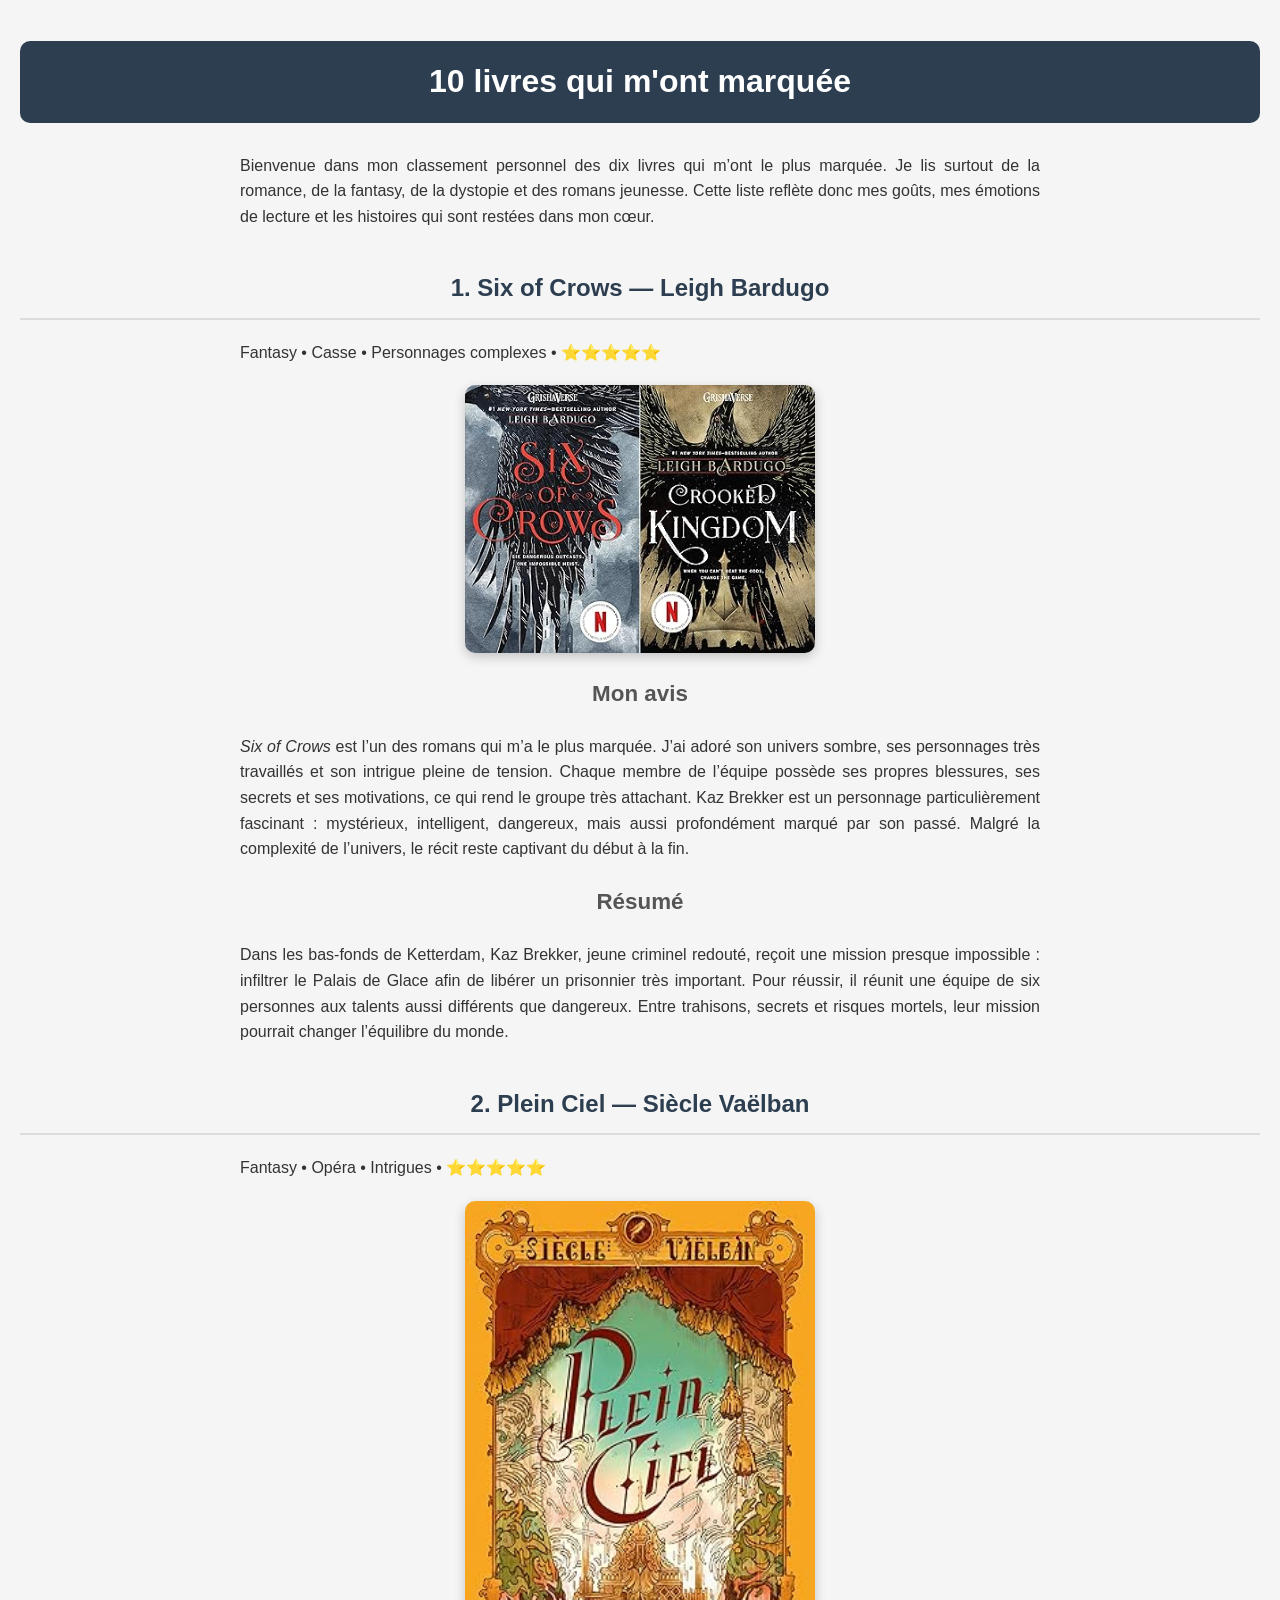
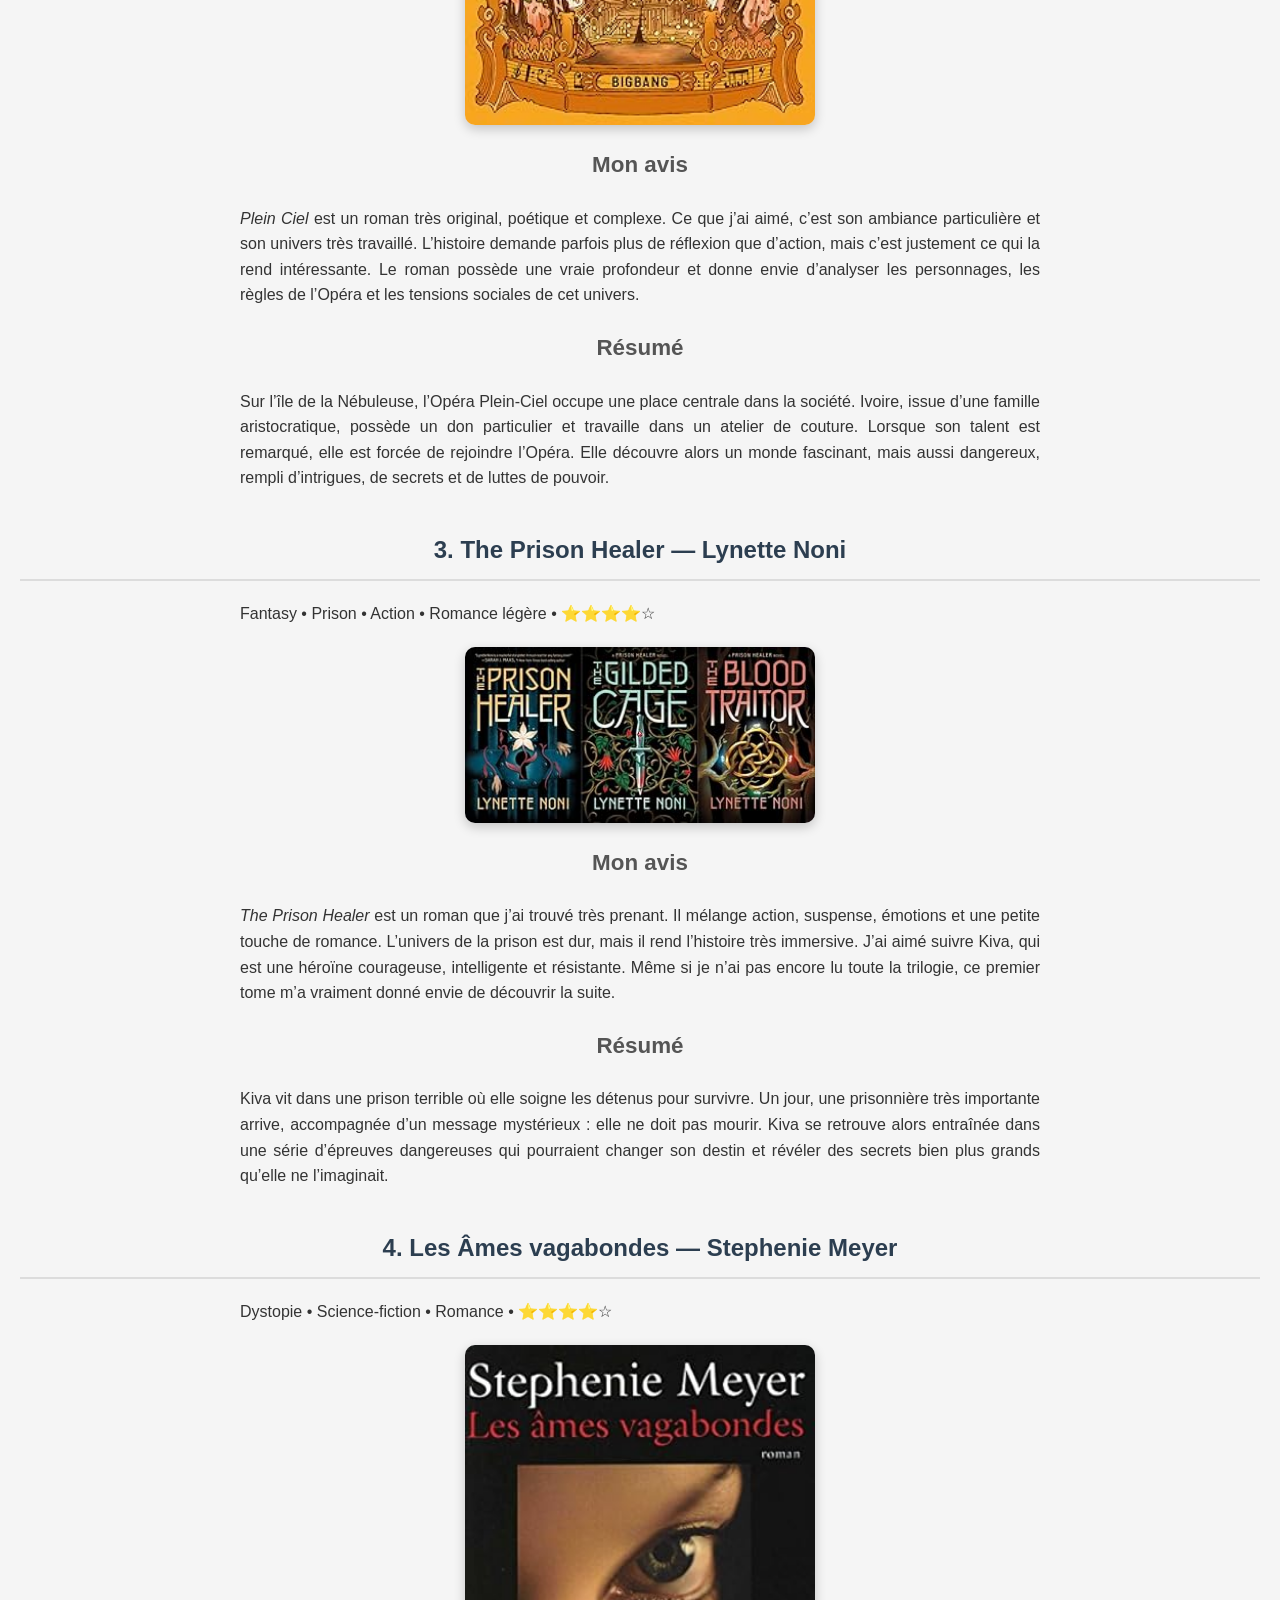
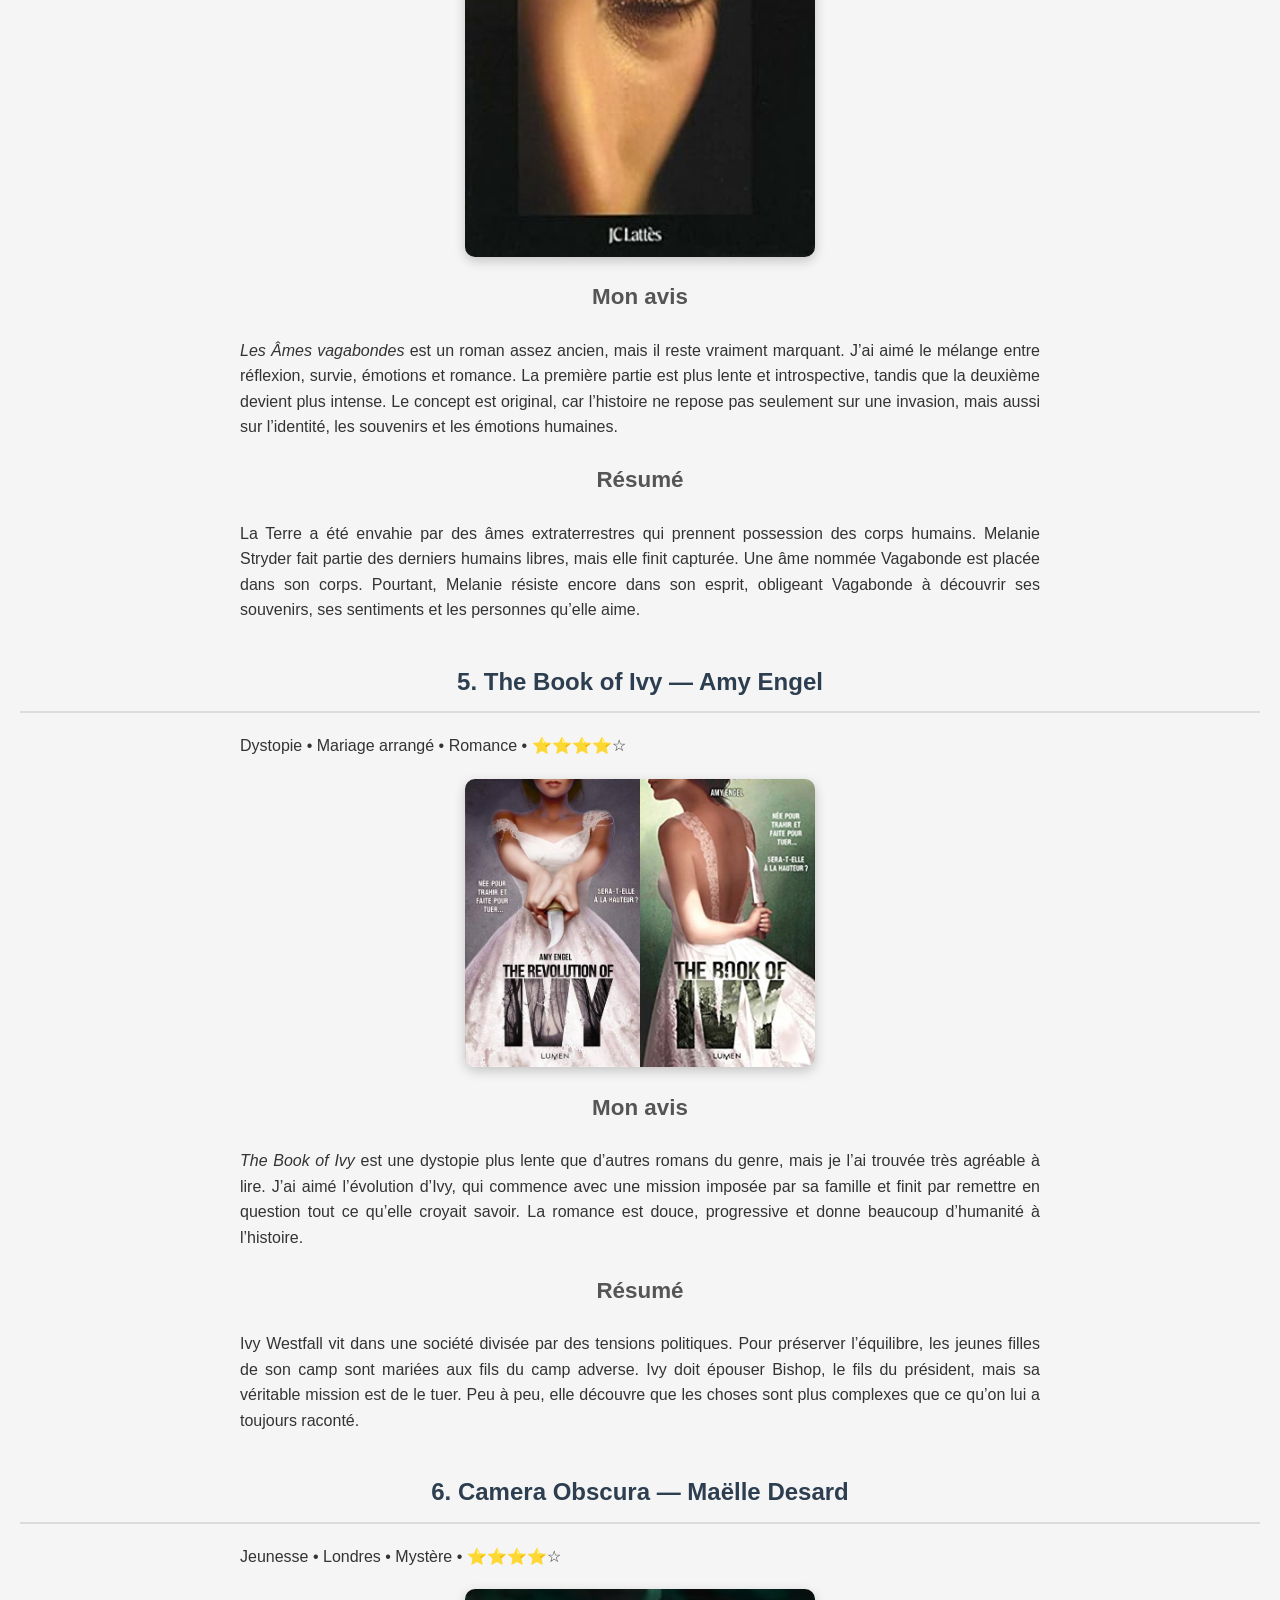
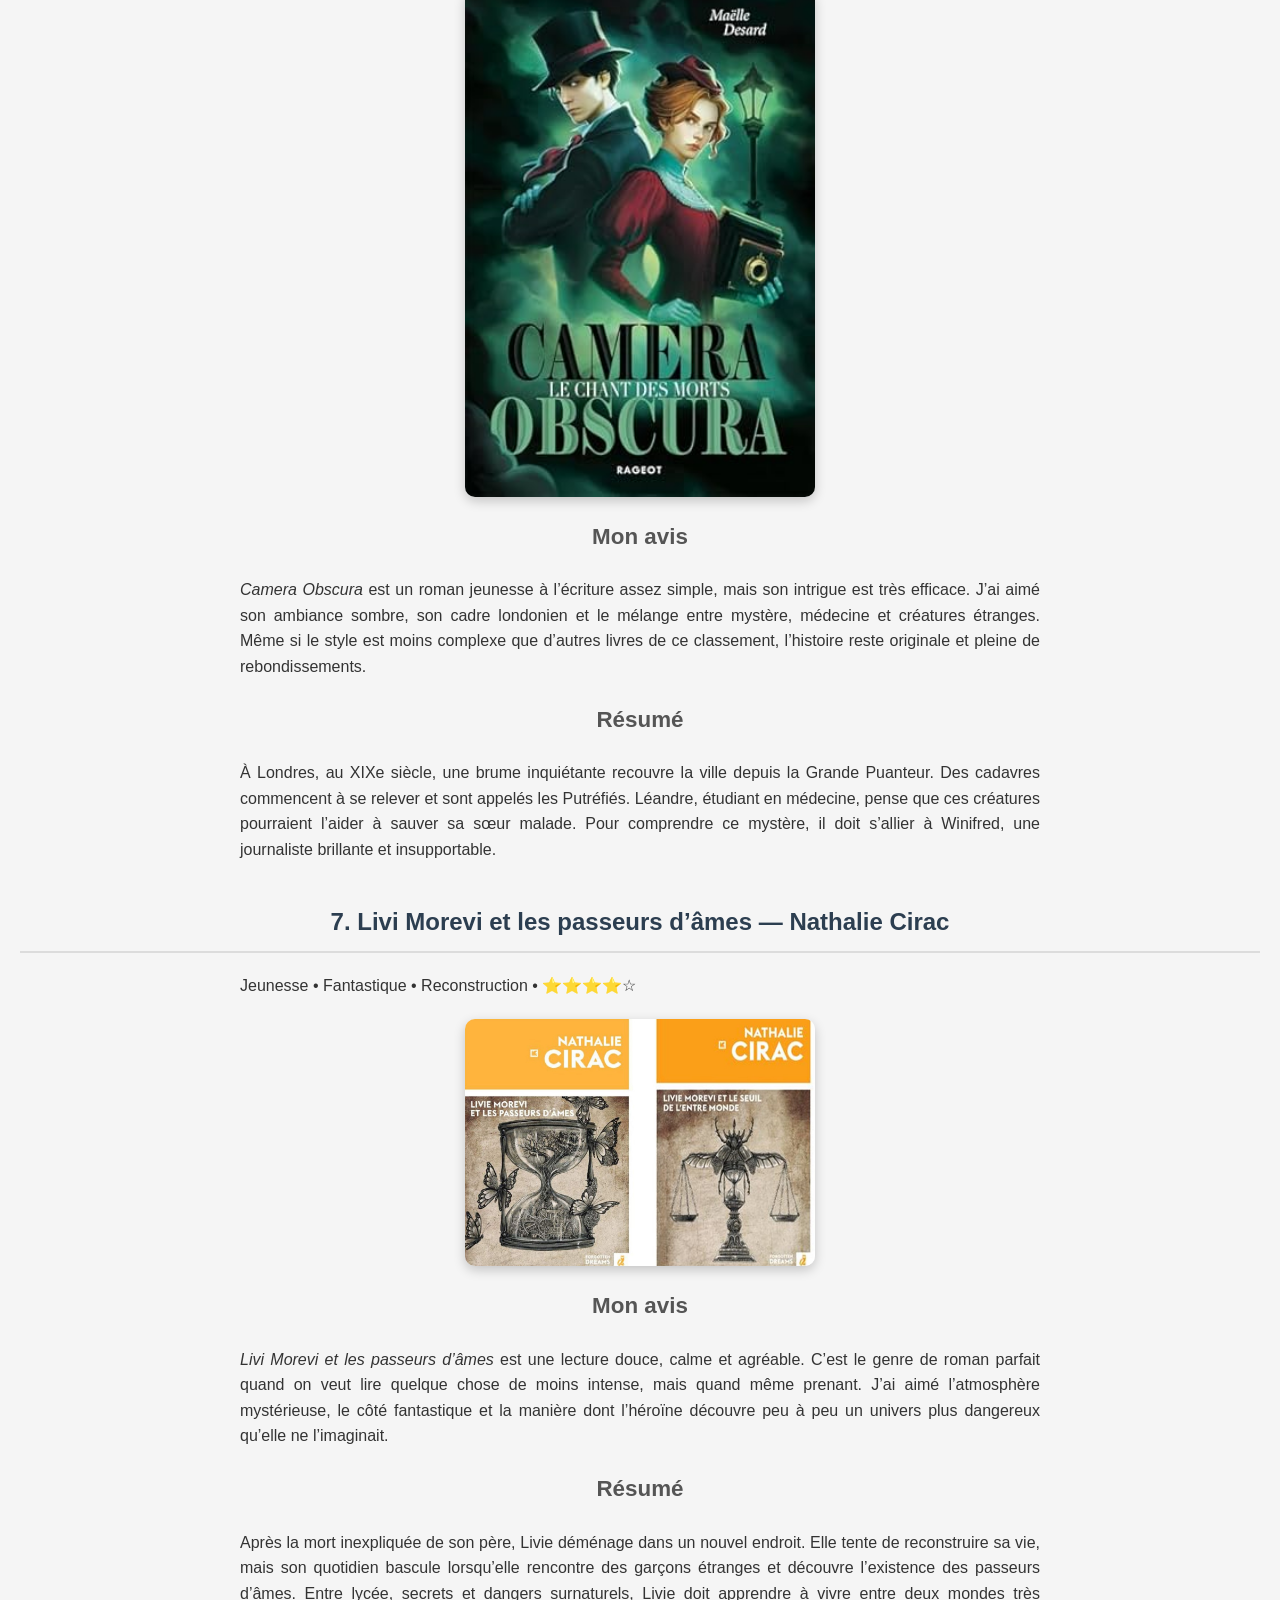
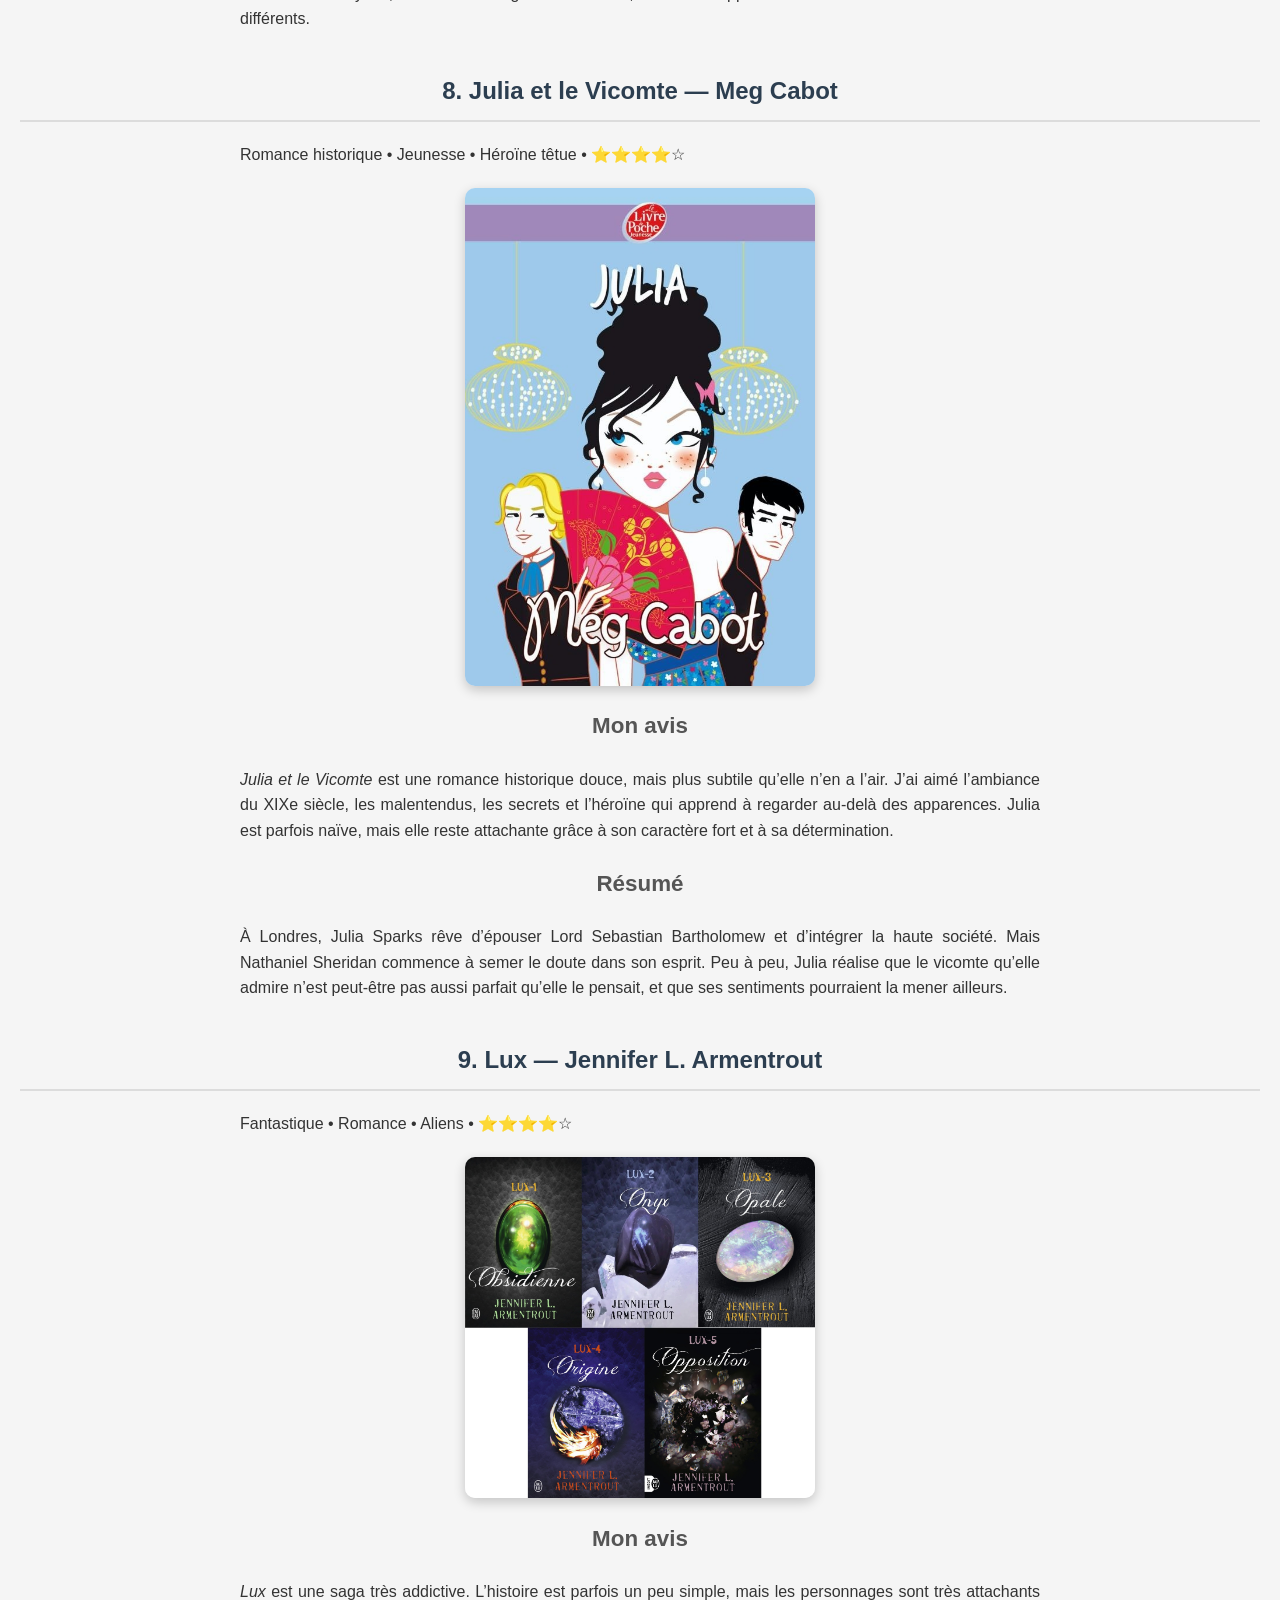
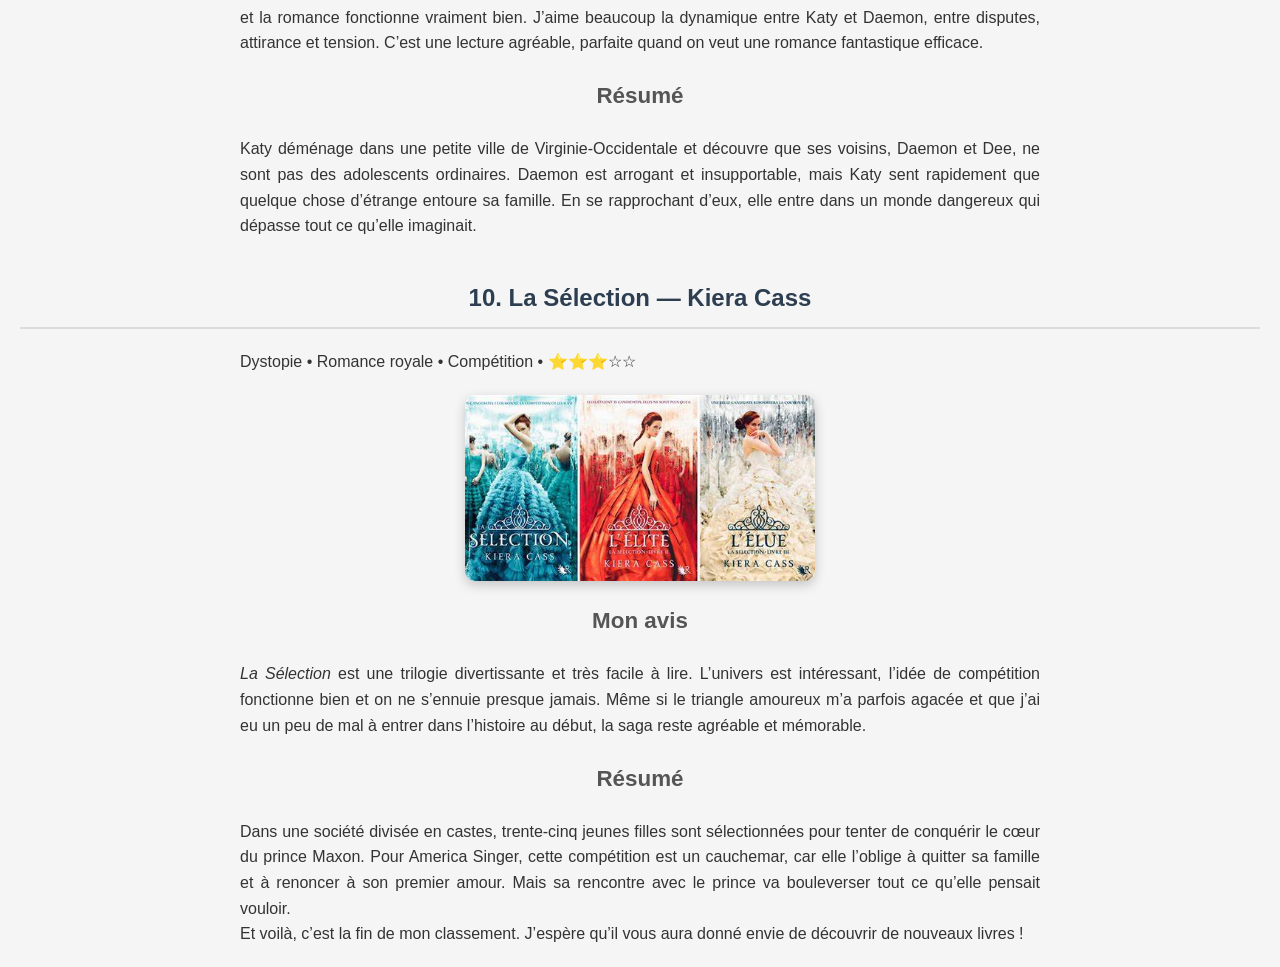
<file: index.html>
<!DOCTYPE html>
<html lang="fr">
<head>
    <meta charset="UTF-8">
    <meta name="viewport" content="width=device-width, initial-scale=1.0">
    <title>10 livres qui m'ont marquée</title>
    <link rel="stylesheet" href="bibliothèque.css">
</head>

<body>
    <header>
        <h1>10 livres qui m'ont marquée</h1>
        <p class="intro">
            Bienvenue dans mon classement personnel des dix livres qui m’ont le plus marquée.
            Je lis surtout de la romance, de la fantasy, de la dystopie et des romans jeunesse.
            Cette liste reflète donc mes goûts, mes émotions de lecture et les histoires qui sont restées dans mon cœur.
        </p>
    </header>

    <main class="book-list">

        <section class="book-card">
            <h2>1. Six of Crows — Leigh Bardugo</h2>
            <p class="info">Fantasy • Casse • Personnages complexes • ⭐⭐⭐⭐⭐</p>
            <img src="Six of Crows.JPG" alt="Couverture de Six of Crows">

            <h3>Mon avis</h3>
            <p>
                <em>Six of Crows</em> est l’un des romans qui m’a le plus marquée. J’ai adoré son univers sombre,
                ses personnages très travaillés et son intrigue pleine de tension. Chaque membre de l’équipe possède
                ses propres blessures, ses secrets et ses motivations, ce qui rend le groupe très attachant.
                Kaz Brekker est un personnage particulièrement fascinant : mystérieux, intelligent, dangereux,
                mais aussi profondément marqué par son passé. Malgré la complexité de l’univers, le récit reste
                captivant du début à la fin.
            </p>

            <h3>Résumé</h3>
            <p>
                Dans les bas-fonds de Ketterdam, Kaz Brekker, jeune criminel redouté, reçoit une mission presque impossible :
                infiltrer le Palais de Glace afin de libérer un prisonnier très important. Pour réussir, il réunit une équipe
                de six personnes aux talents aussi différents que dangereux. Entre trahisons, secrets et risques mortels,
                leur mission pourrait changer l’équilibre du monde.
            </p>
        </section>

        <section class="book-card">
            <h2>2. Plein Ciel — Siècle Vaëlban</h2>
            <p class="info">Fantasy • Opéra • Intrigues • ⭐⭐⭐⭐⭐</p>
            <img src="Plein Ciel.JPG" alt="Couverture de Plein Ciel">

            <h3>Mon avis</h3>
            <p>
                <em>Plein Ciel</em> est un roman très original, poétique et complexe. Ce que j’ai aimé, c’est son ambiance
                particulière et son univers très travaillé. L’histoire demande parfois plus de réflexion que d’action,
                mais c’est justement ce qui la rend intéressante. Le roman possède une vraie profondeur et donne envie
                d’analyser les personnages, les règles de l’Opéra et les tensions sociales de cet univers.
            </p>

            <h3>Résumé</h3>
            <p>
                Sur l’île de la Nébuleuse, l’Opéra Plein-Ciel occupe une place centrale dans la société. Ivoire,
                issue d’une famille aristocratique, possède un don particulier et travaille dans un atelier de couture.
                Lorsque son talent est remarqué, elle est forcée de rejoindre l’Opéra. Elle découvre alors un monde
                fascinant, mais aussi dangereux, rempli d’intrigues, de secrets et de luttes de pouvoir.
            </p>
        </section>

        <section class="book-card">
            <h2>3. The Prison Healer — Lynette Noni</h2>
            <p class="info">Fantasy • Prison • Action • Romance légère • ⭐⭐⭐⭐☆</p>
            <img src="The prison healer.JPG" alt="Couverture de The Prison Healer">

            <h3>Mon avis</h3>
            <p>
                <em>The Prison Healer</em> est un roman que j’ai trouvé très prenant. Il mélange action, suspense,
                émotions et une petite touche de romance. L’univers de la prison est dur, mais il rend l’histoire
                très immersive. J’ai aimé suivre Kiva, qui est une héroïne courageuse, intelligente et résistante.
                Même si je n’ai pas encore lu toute la trilogie, ce premier tome m’a vraiment donné envie de découvrir la suite.
            </p>

            <h3>Résumé</h3>
            <p>
                Kiva vit dans une prison terrible où elle soigne les détenus pour survivre. Un jour, une prisonnière
                très importante arrive, accompagnée d’un message mystérieux : elle ne doit pas mourir. Kiva se retrouve alors
                entraînée dans une série d’épreuves dangereuses qui pourraient changer son destin et révéler des secrets
                bien plus grands qu’elle ne l’imaginait.
            </p>
        </section>

        <section class="book-card">
            <h2>4. Les Âmes vagabondes — Stephenie Meyer</h2>
            <p class="info">Dystopie • Science-fiction • Romance • ⭐⭐⭐⭐☆</p>
            <img src="Les âmes vagabondes.JPG" alt="Couverture des Âmes vagabondes">

            <h3>Mon avis</h3>
            <p>
                <em>Les Âmes vagabondes</em> est un roman assez ancien, mais il reste vraiment marquant. J’ai aimé
                le mélange entre réflexion, survie, émotions et romance. La première partie est plus lente et introspective,
                tandis que la deuxième devient plus intense. Le concept est original, car l’histoire ne repose pas seulement
                sur une invasion, mais aussi sur l’identité, les souvenirs et les émotions humaines.
            </p>

            <h3>Résumé</h3>
            <p>
                La Terre a été envahie par des âmes extraterrestres qui prennent possession des corps humains.
                Melanie Stryder fait partie des derniers humains libres, mais elle finit capturée. Une âme nommée Vagabonde
                est placée dans son corps. Pourtant, Melanie résiste encore dans son esprit, obligeant Vagabonde à découvrir
                ses souvenirs, ses sentiments et les personnes qu’elle aime.
            </p>
        </section>

        <section class="book-card">
            <h2>5. The Book of Ivy — Amy Engel</h2>
            <p class="info">Dystopie • Mariage arrangé • Romance • ⭐⭐⭐⭐☆</p>
            <img src="The book of Ivy.JPG" alt="Couverture de The Book of Ivy">

            <h3>Mon avis</h3>
            <p>
                <em>The Book of Ivy</em> est une dystopie plus lente que d’autres romans du genre, mais je l’ai trouvée
                très agréable à lire. J’ai aimé l’évolution d’Ivy, qui commence avec une mission imposée par sa famille
                et finit par remettre en question tout ce qu’elle croyait savoir. La romance est douce, progressive
                et donne beaucoup d’humanité à l’histoire.
            </p>

            <h3>Résumé</h3>
            <p>
                Ivy Westfall vit dans une société divisée par des tensions politiques. Pour préserver l’équilibre,
                les jeunes filles de son camp sont mariées aux fils du camp adverse. Ivy doit épouser Bishop,
                le fils du président, mais sa véritable mission est de le tuer. Peu à peu, elle découvre que les choses
                sont plus complexes que ce qu’on lui a toujours raconté.
            </p>
        </section>

        <section class="book-card">
            <h2>6. Camera Obscura — Maëlle Desard</h2>
            <p class="info">Jeunesse • Londres • Mystère • ⭐⭐⭐⭐☆</p>
            <img src="Camera Obscura.JPG" alt="Couverture de Camera Obscura">

            <h3>Mon avis</h3>
            <p>
                <em>Camera Obscura</em> est un roman jeunesse à l’écriture assez simple, mais son intrigue est très efficace.
                J’ai aimé son ambiance sombre, son cadre londonien et le mélange entre mystère, médecine et créatures étranges.
                Même si le style est moins complexe que d’autres livres de ce classement, l’histoire reste originale
                et pleine de rebondissements.
            </p>

            <h3>Résumé</h3>
            <p>
                À Londres, au XIXe siècle, une brume inquiétante recouvre la ville depuis la Grande Puanteur.
                Des cadavres commencent à se relever et sont appelés les Putréfiés. Léandre, étudiant en médecine,
                pense que ces créatures pourraient l’aider à sauver sa sœur malade. Pour comprendre ce mystère,
                il doit s’allier à Winifred, une journaliste brillante et insupportable.
            </p>
        </section>

        <section class="book-card">
            <h2>7. Livi Morevi et les passeurs d’âmes — Nathalie Cirac</h2>
            <p class="info">Jeunesse • Fantastique • Reconstruction • ⭐⭐⭐⭐☆</p>
            <img src="Livi morevi.JPG" alt="Couverture de Livi Morevi">

            <h3>Mon avis</h3>
            <p>
                <em>Livi Morevi et les passeurs d’âmes</em> est une lecture douce, calme et agréable. C’est le genre
                de roman parfait quand on veut lire quelque chose de moins intense, mais quand même prenant.
                J’ai aimé l’atmosphère mystérieuse, le côté fantastique et la manière dont l’héroïne découvre peu à peu
                un univers plus dangereux qu’elle ne l’imaginait.
            </p>

            <h3>Résumé</h3>
            <p>
                Après la mort inexpliquée de son père, Livie déménage dans un nouvel endroit. Elle tente de reconstruire
                sa vie, mais son quotidien bascule lorsqu’elle rencontre des garçons étranges et découvre l’existence
                des passeurs d’âmes. Entre lycée, secrets et dangers surnaturels, Livie doit apprendre à vivre entre
                deux mondes très différents.
            </p>
        </section>

        <section class="book-card">
            <h2>8. Julia et le Vicomte — Meg Cabot</h2>
            <p class="info">Romance historique • Jeunesse • Héroïne têtue • ⭐⭐⭐⭐☆</p>
            <img src="Julia et le vicomte.JPG" alt="Couverture de Julia et le Vicomte">

            <h3>Mon avis</h3>
            <p>
                <em>Julia et le Vicomte</em> est une romance historique douce, mais plus subtile qu’elle n’en a l’air.
                J’ai aimé l’ambiance du XIXe siècle, les malentendus, les secrets et l’héroïne qui apprend à regarder
                au-delà des apparences. Julia est parfois naïve, mais elle reste attachante grâce à son caractère fort
                et à sa détermination.
            </p>

            <h3>Résumé</h3>
            <p>
                À Londres, Julia Sparks rêve d’épouser Lord Sebastian Bartholomew et d’intégrer la haute société.
                Mais Nathaniel Sheridan commence à semer le doute dans son esprit. Peu à peu, Julia réalise que le vicomte
                qu’elle admire n’est peut-être pas aussi parfait qu’elle le pensait, et que ses sentiments pourraient
                la mener ailleurs.
            </p>
        </section>

        <section class="book-card">
            <h2>9. Lux — Jennifer L. Armentrout</h2>
            <p class="info">Fantastique • Romance • Aliens • ⭐⭐⭐⭐☆</p>
            <img src="Lux.JPG" alt="Couverture de Lux">

            <h3>Mon avis</h3>
            <p>
                <em>Lux</em> est une saga très addictive. L’histoire est parfois un peu simple, mais les personnages
                sont très attachants et la romance fonctionne vraiment bien. J’aime beaucoup la dynamique entre Katy
                et Daemon, entre disputes, attirance et tension. C’est une lecture agréable, parfaite quand on veut
                une romance fantastique efficace.
            </p>

            <h3>Résumé</h3>
            <p>
                Katy déménage dans une petite ville de Virginie-Occidentale et découvre que ses voisins, Daemon et Dee,
                ne sont pas des adolescents ordinaires. Daemon est arrogant et insupportable, mais Katy sent rapidement
                que quelque chose d’étrange entoure sa famille. En se rapprochant d’eux, elle entre dans un monde dangereux
                qui dépasse tout ce qu’elle imaginait.
            </p>
        </section>

        <section class="book-card">
            <h2>10. La Sélection — Kiera Cass</h2>
            <p class="info">Dystopie • Romance royale • Compétition • ⭐⭐⭐☆☆</p>
            <img src="La selection.JPG" alt="Couverture de La Sélection">

            <h3>Mon avis</h3>
            <p>
                <em>La Sélection</em> est une trilogie divertissante et très facile à lire. L’univers est intéressant,
                l’idée de compétition fonctionne bien et on ne s’ennuie presque jamais. Même si le triangle amoureux
                m’a parfois agacée et que j’ai eu un peu de mal à entrer dans l’histoire au début, la saga reste agréable
                et mémorable.
            </p>

            <h3>Résumé</h3>
            <p>
                Dans une société divisée en castes, trente-cinq jeunes filles sont sélectionnées pour tenter de conquérir
                le cœur du prince Maxon. Pour America Singer, cette compétition est un cauchemar, car elle l’oblige
                à quitter sa famille et à renoncer à son premier amour. Mais sa rencontre avec le prince va bouleverser
                tout ce qu’elle pensait vouloir.
            </p>
        </section>

    </main>

    <footer>
        <p>
            Et voilà, c’est la fin de mon classement. J’espère qu’il vous aura donné envie de découvrir de nouveaux livres !
        </p>
    </footer>
</body>
</html>
</file>
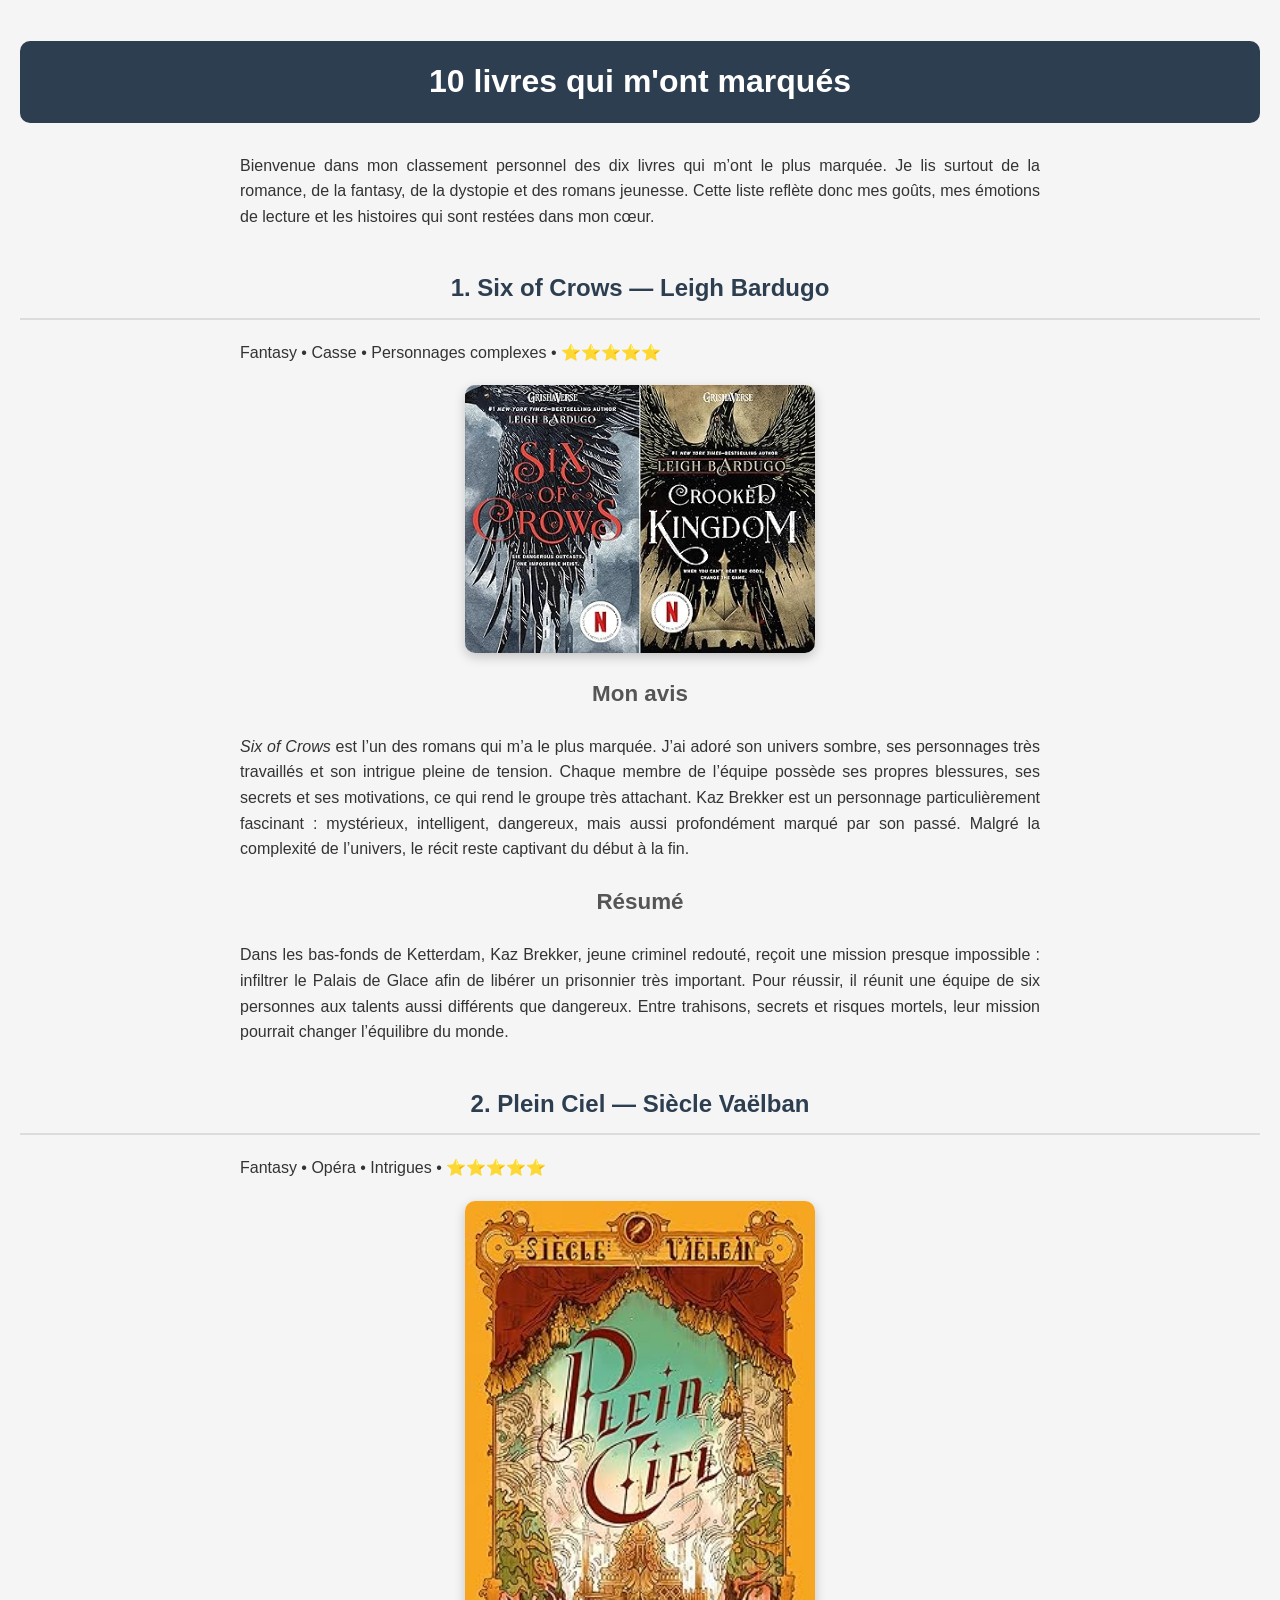
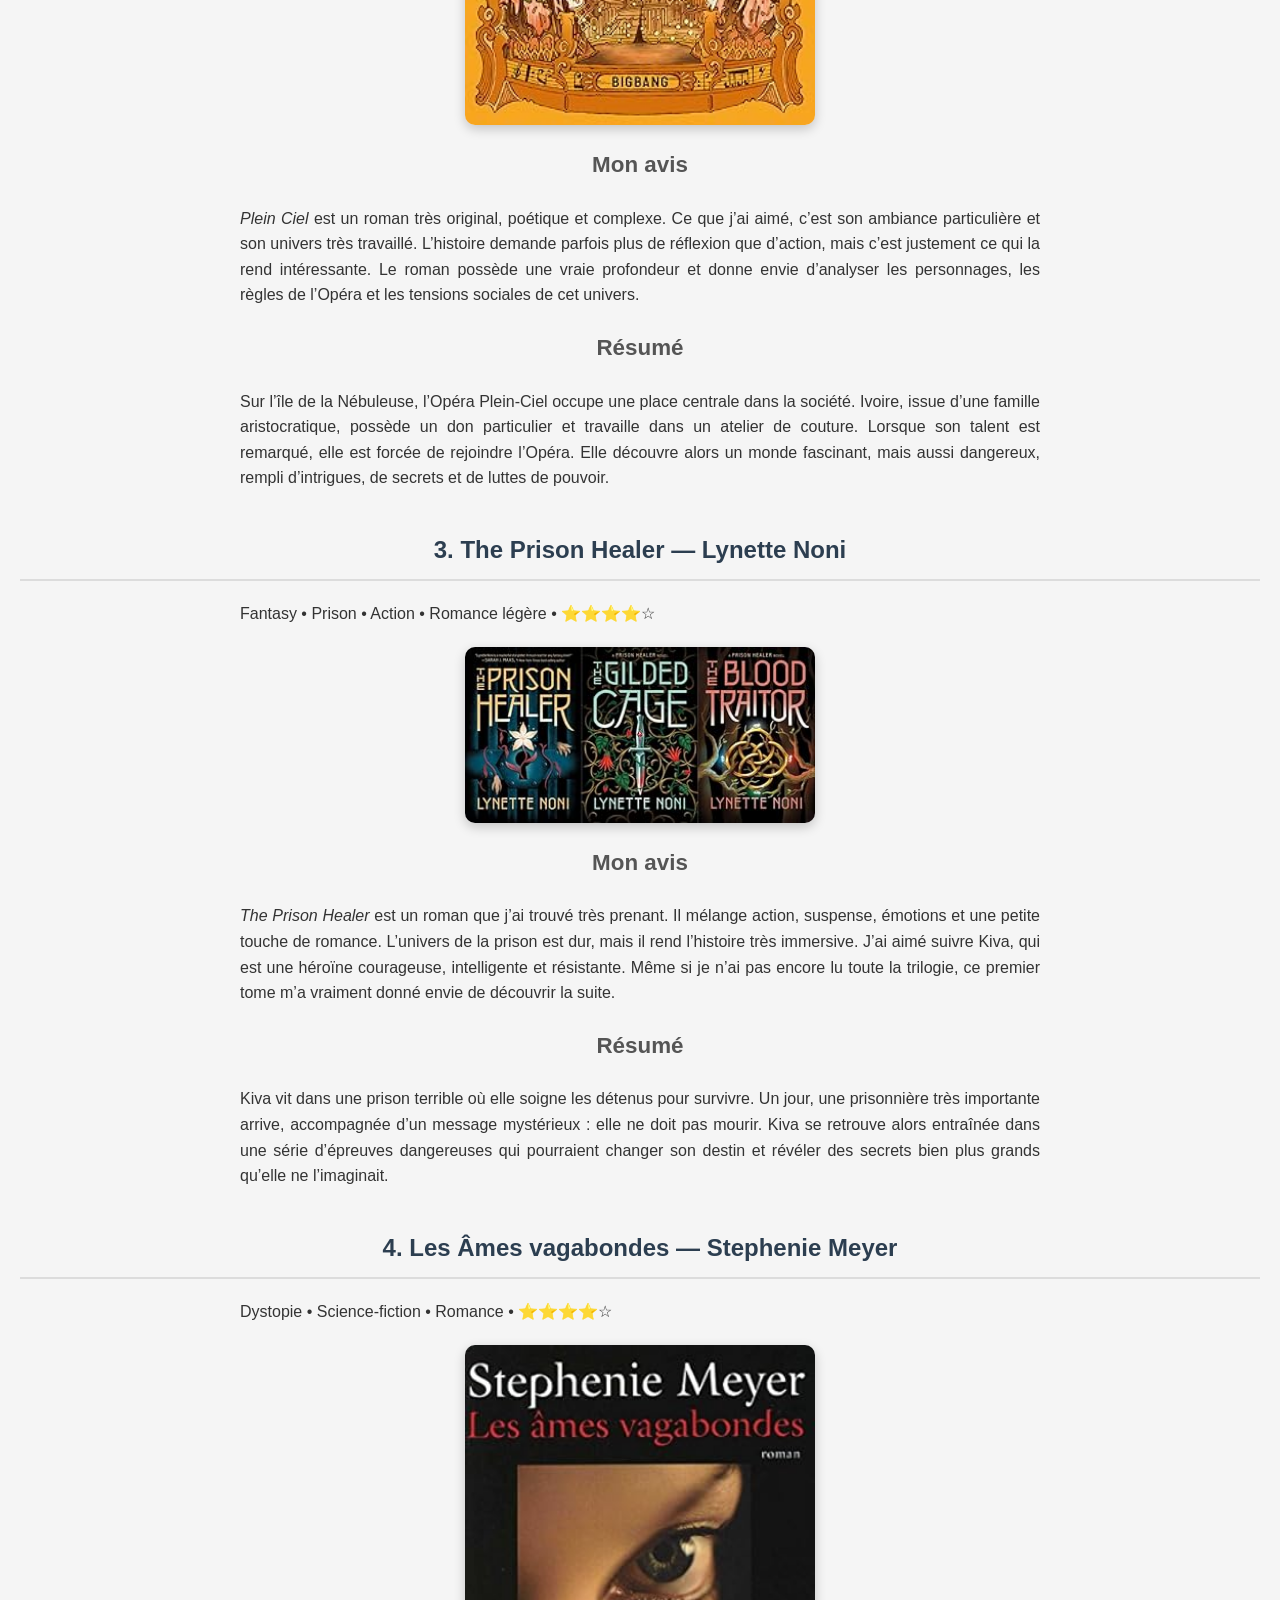
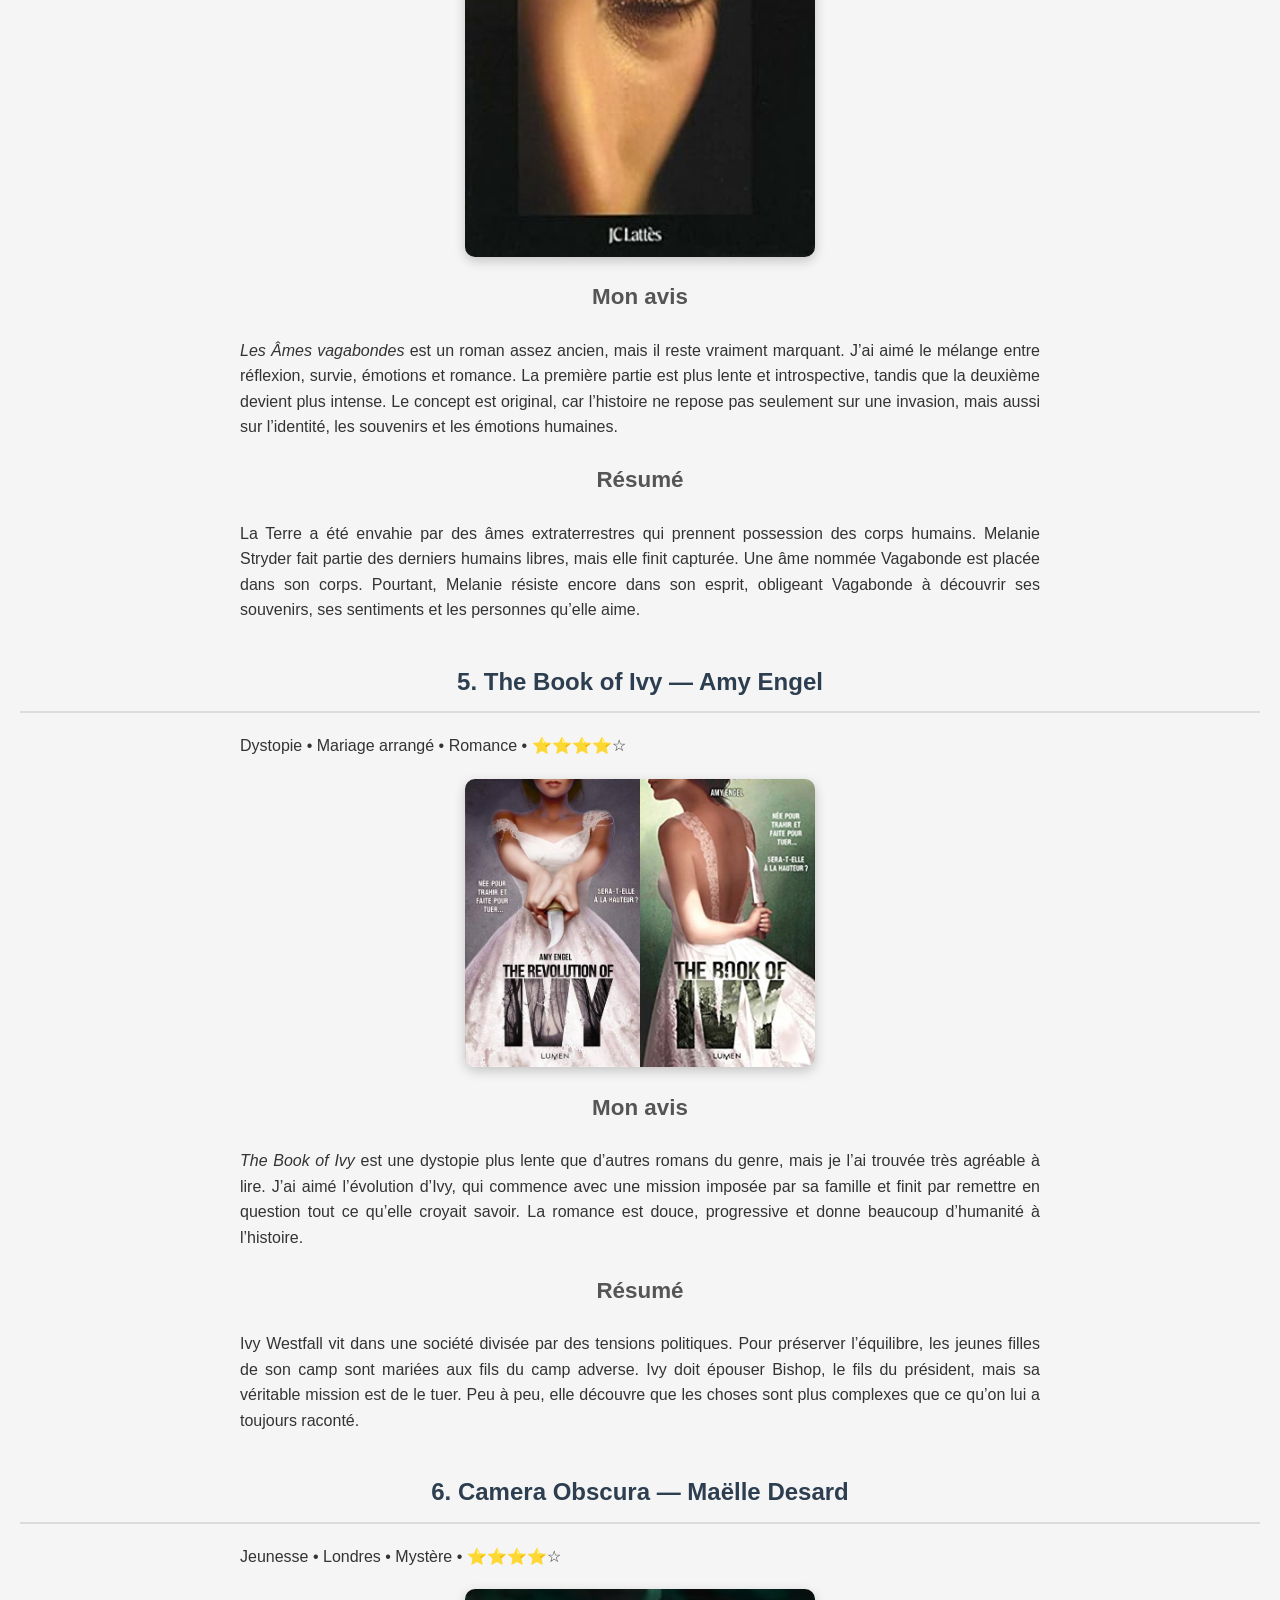
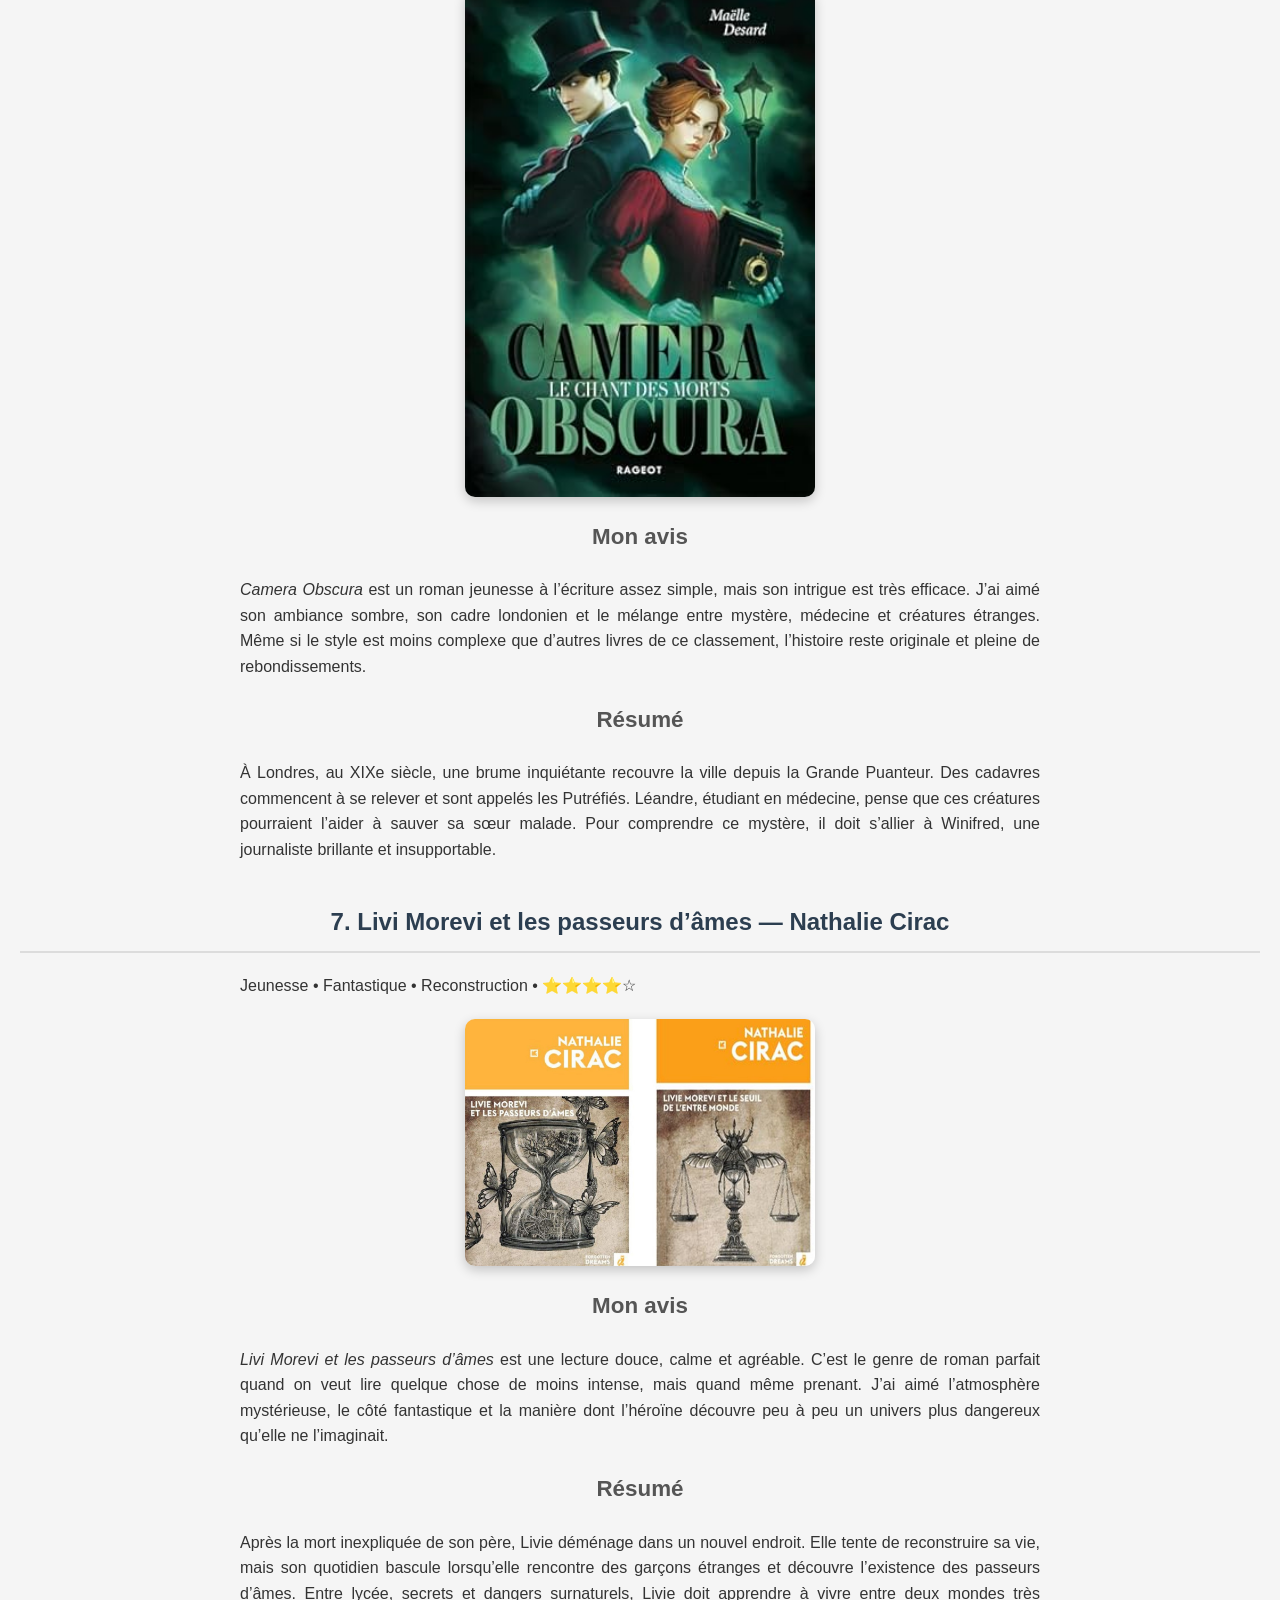
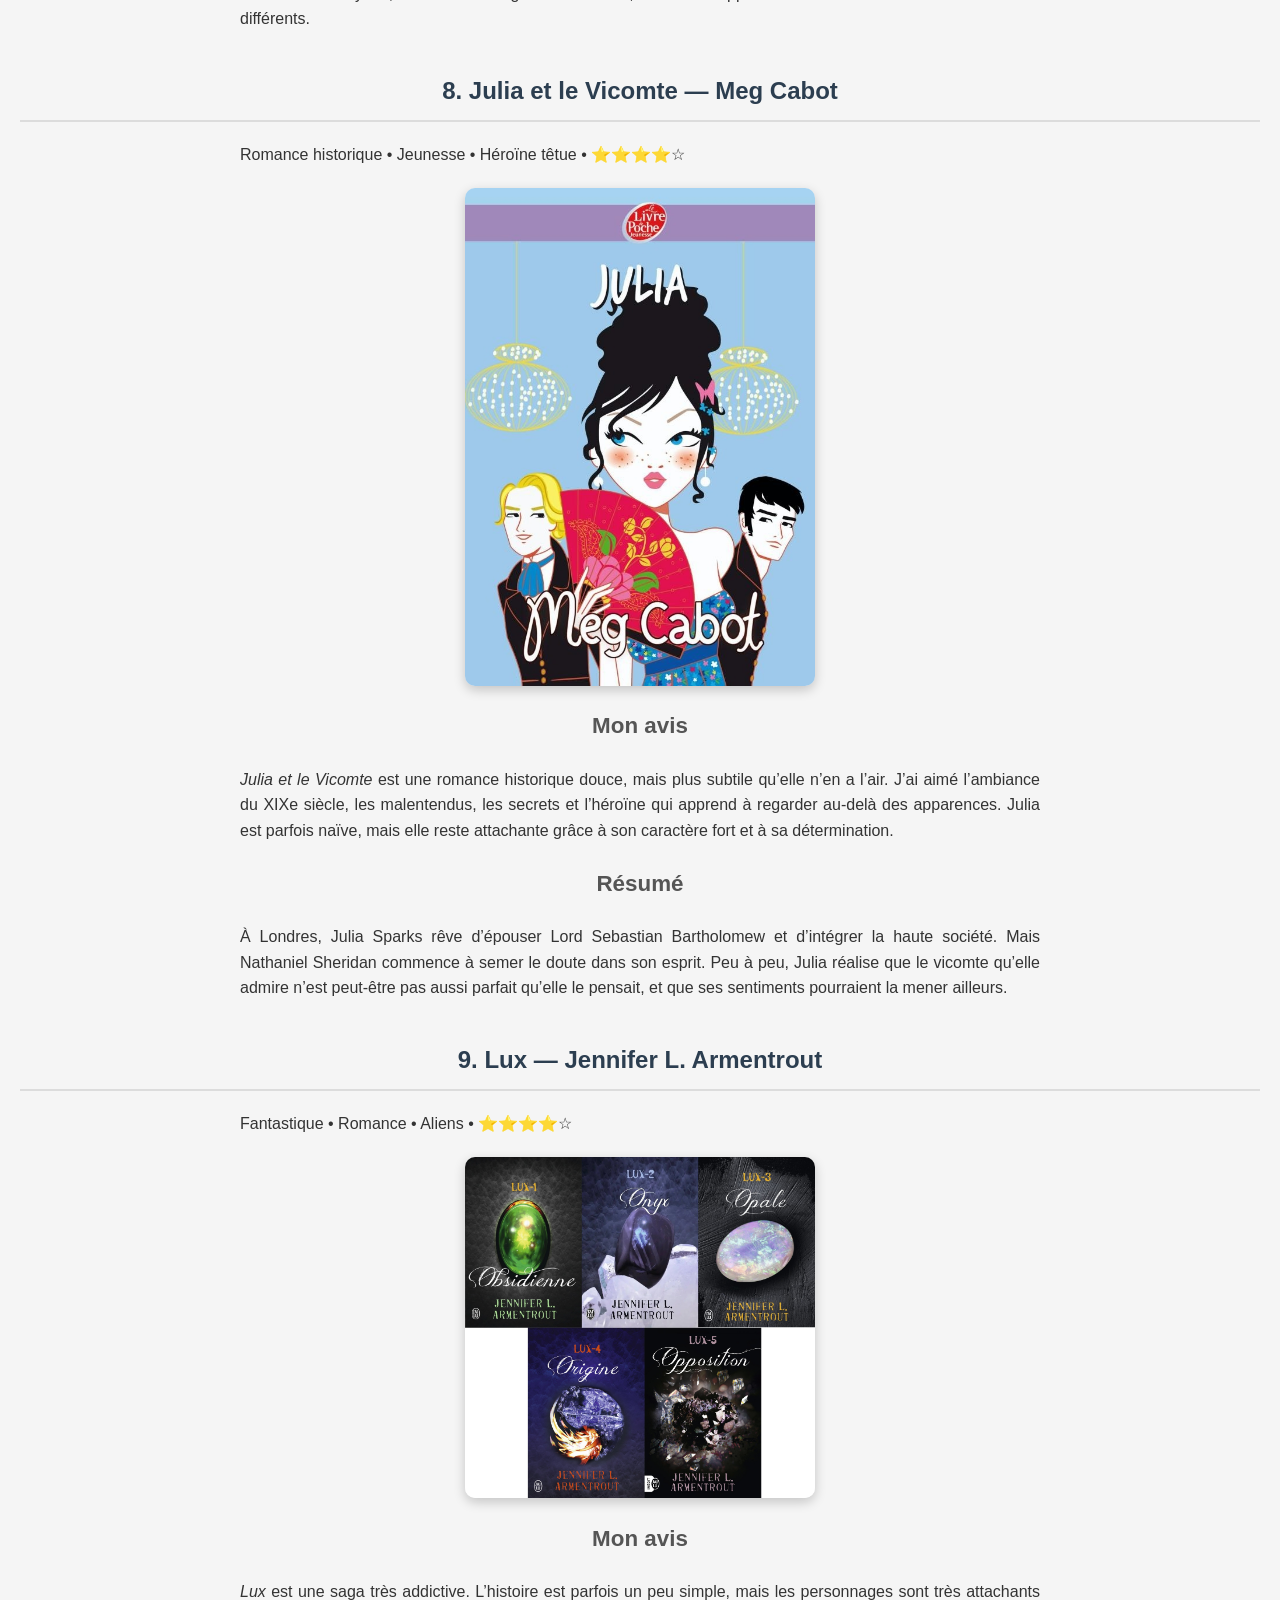
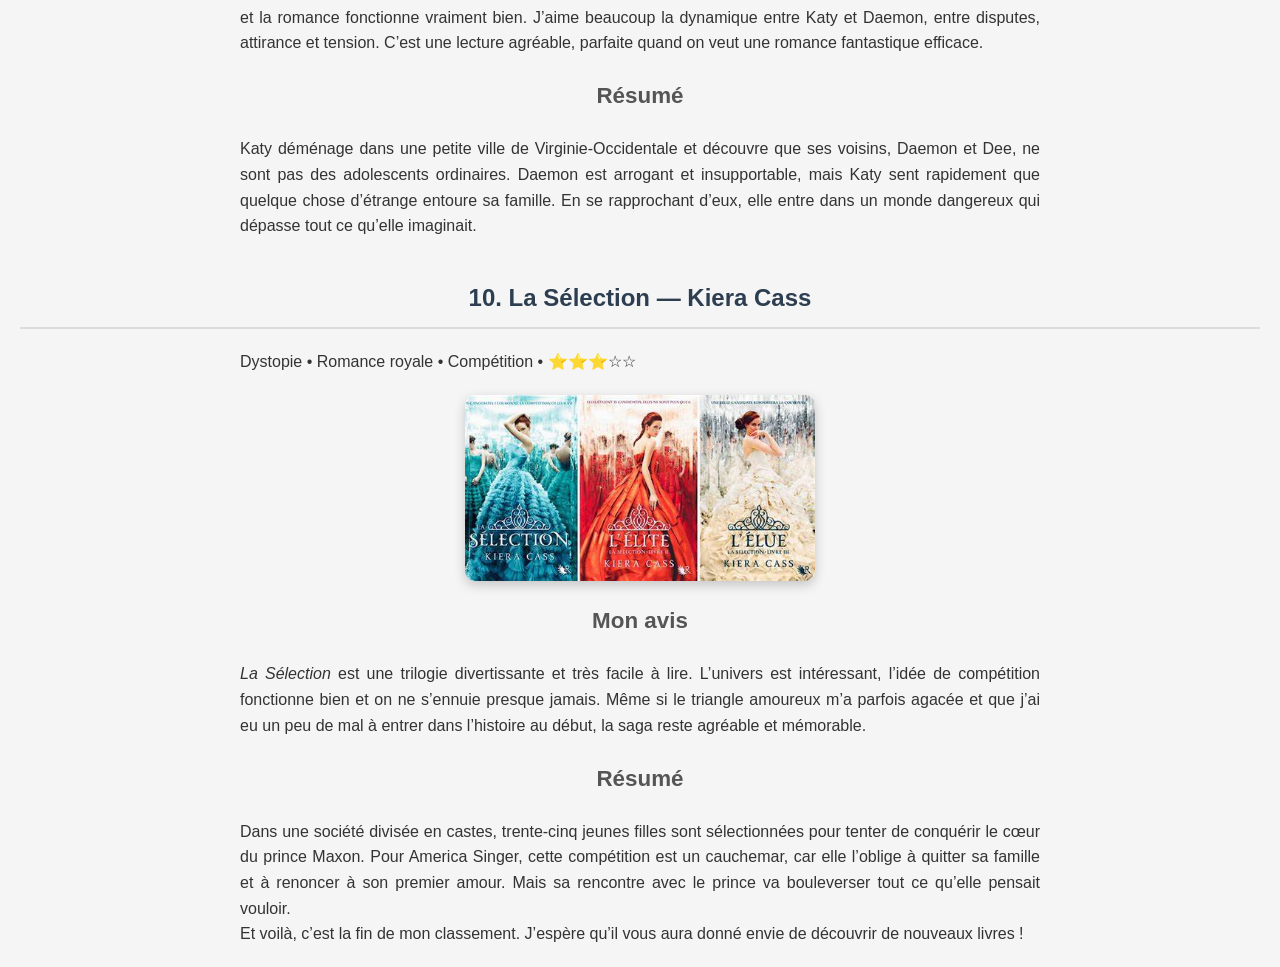
<file: Listes de livres.html>
<!DOCTYPE html>
<html lang="fr">
<head>
    <meta charset="UTF-8">
    <meta name="viewport" content="width=device-width, initial-scale=1.0">
    <title>10 livres qui m'ont marqués</title>
    <link rel="stylesheet" href="bibliothèque.css">
</head>

<body>
    <header>
        <h1>10 livres qui m'ont marqués</h1>
        <p class="intro">
            Bienvenue dans mon classement personnel des dix livres qui m’ont le plus marquée.
            Je lis surtout de la romance, de la fantasy, de la dystopie et des romans jeunesse.
            Cette liste reflète donc mes goûts, mes émotions de lecture et les histoires qui sont restées dans mon cœur.
        </p>
    </header>

    <main class="book-list">

        <section class="book-card">
            <h2>1. Six of Crows — Leigh Bardugo</h2>
            <p class="info">Fantasy • Casse • Personnages complexes • ⭐⭐⭐⭐⭐</p>
            <img src="Six of Crows.JPG" alt="Couverture de Six of Crows">

            <h3>Mon avis</h3>
            <p>
                <em>Six of Crows</em> est l’un des romans qui m’a le plus marquée. J’ai adoré son univers sombre,
                ses personnages très travaillés et son intrigue pleine de tension. Chaque membre de l’équipe possède
                ses propres blessures, ses secrets et ses motivations, ce qui rend le groupe très attachant.
                Kaz Brekker est un personnage particulièrement fascinant : mystérieux, intelligent, dangereux,
                mais aussi profondément marqué par son passé. Malgré la complexité de l’univers, le récit reste
                captivant du début à la fin.
            </p>

            <h3>Résumé</h3>
            <p>
                Dans les bas-fonds de Ketterdam, Kaz Brekker, jeune criminel redouté, reçoit une mission presque impossible :
                infiltrer le Palais de Glace afin de libérer un prisonnier très important. Pour réussir, il réunit une équipe
                de six personnes aux talents aussi différents que dangereux. Entre trahisons, secrets et risques mortels,
                leur mission pourrait changer l’équilibre du monde.
            </p>
        </section>

        <section class="book-card">
            <h2>2. Plein Ciel — Siècle Vaëlban</h2>
            <p class="info">Fantasy • Opéra • Intrigues • ⭐⭐⭐⭐⭐</p>
            <img src="Plein Ciel.JPG" alt="Couverture de Plein Ciel">

            <h3>Mon avis</h3>
            <p>
                <em>Plein Ciel</em> est un roman très original, poétique et complexe. Ce que j’ai aimé, c’est son ambiance
                particulière et son univers très travaillé. L’histoire demande parfois plus de réflexion que d’action,
                mais c’est justement ce qui la rend intéressante. Le roman possède une vraie profondeur et donne envie
                d’analyser les personnages, les règles de l’Opéra et les tensions sociales de cet univers.
            </p>

            <h3>Résumé</h3>
            <p>
                Sur l’île de la Nébuleuse, l’Opéra Plein-Ciel occupe une place centrale dans la société. Ivoire,
                issue d’une famille aristocratique, possède un don particulier et travaille dans un atelier de couture.
                Lorsque son talent est remarqué, elle est forcée de rejoindre l’Opéra. Elle découvre alors un monde
                fascinant, mais aussi dangereux, rempli d’intrigues, de secrets et de luttes de pouvoir.
            </p>
        </section>

        <section class="book-card">
            <h2>3. The Prison Healer — Lynette Noni</h2>
            <p class="info">Fantasy • Prison • Action • Romance légère • ⭐⭐⭐⭐☆</p>
            <img src="The prison healer.JPG" alt="Couverture de The Prison Healer">

            <h3>Mon avis</h3>
            <p>
                <em>The Prison Healer</em> est un roman que j’ai trouvé très prenant. Il mélange action, suspense,
                émotions et une petite touche de romance. L’univers de la prison est dur, mais il rend l’histoire
                très immersive. J’ai aimé suivre Kiva, qui est une héroïne courageuse, intelligente et résistante.
                Même si je n’ai pas encore lu toute la trilogie, ce premier tome m’a vraiment donné envie de découvrir la suite.
            </p>

            <h3>Résumé</h3>
            <p>
                Kiva vit dans une prison terrible où elle soigne les détenus pour survivre. Un jour, une prisonnière
                très importante arrive, accompagnée d’un message mystérieux : elle ne doit pas mourir. Kiva se retrouve alors
                entraînée dans une série d’épreuves dangereuses qui pourraient changer son destin et révéler des secrets
                bien plus grands qu’elle ne l’imaginait.
            </p>
        </section>

        <section class="book-card">
            <h2>4. Les Âmes vagabondes — Stephenie Meyer</h2>
            <p class="info">Dystopie • Science-fiction • Romance • ⭐⭐⭐⭐☆</p>
            <img src="Les âmes vagabondes.JPG" alt="Couverture des Âmes vagabondes">

            <h3>Mon avis</h3>
            <p>
                <em>Les Âmes vagabondes</em> est un roman assez ancien, mais il reste vraiment marquant. J’ai aimé
                le mélange entre réflexion, survie, émotions et romance. La première partie est plus lente et introspective,
                tandis que la deuxième devient plus intense. Le concept est original, car l’histoire ne repose pas seulement
                sur une invasion, mais aussi sur l’identité, les souvenirs et les émotions humaines.
            </p>

            <h3>Résumé</h3>
            <p>
                La Terre a été envahie par des âmes extraterrestres qui prennent possession des corps humains.
                Melanie Stryder fait partie des derniers humains libres, mais elle finit capturée. Une âme nommée Vagabonde
                est placée dans son corps. Pourtant, Melanie résiste encore dans son esprit, obligeant Vagabonde à découvrir
                ses souvenirs, ses sentiments et les personnes qu’elle aime.
            </p>
        </section>

        <section class="book-card">
            <h2>5. The Book of Ivy — Amy Engel</h2>
            <p class="info">Dystopie • Mariage arrangé • Romance • ⭐⭐⭐⭐☆</p>
            <img src="The book of Ivy.JPG" alt="Couverture de The Book of Ivy">

            <h3>Mon avis</h3>
            <p>
                <em>The Book of Ivy</em> est une dystopie plus lente que d’autres romans du genre, mais je l’ai trouvée
                très agréable à lire. J’ai aimé l’évolution d’Ivy, qui commence avec une mission imposée par sa famille
                et finit par remettre en question tout ce qu’elle croyait savoir. La romance est douce, progressive
                et donne beaucoup d’humanité à l’histoire.
            </p>

            <h3>Résumé</h3>
            <p>
                Ivy Westfall vit dans une société divisée par des tensions politiques. Pour préserver l’équilibre,
                les jeunes filles de son camp sont mariées aux fils du camp adverse. Ivy doit épouser Bishop,
                le fils du président, mais sa véritable mission est de le tuer. Peu à peu, elle découvre que les choses
                sont plus complexes que ce qu’on lui a toujours raconté.
            </p>
        </section>

        <section class="book-card">
            <h2>6. Camera Obscura — Maëlle Desard</h2>
            <p class="info">Jeunesse • Londres • Mystère • ⭐⭐⭐⭐☆</p>
            <img src="Camera Obscura.JPG" alt="Couverture de Camera Obscura">

            <h3>Mon avis</h3>
            <p>
                <em>Camera Obscura</em> est un roman jeunesse à l’écriture assez simple, mais son intrigue est très efficace.
                J’ai aimé son ambiance sombre, son cadre londonien et le mélange entre mystère, médecine et créatures étranges.
                Même si le style est moins complexe que d’autres livres de ce classement, l’histoire reste originale
                et pleine de rebondissements.
            </p>

            <h3>Résumé</h3>
            <p>
                À Londres, au XIXe siècle, une brume inquiétante recouvre la ville depuis la Grande Puanteur.
                Des cadavres commencent à se relever et sont appelés les Putréfiés. Léandre, étudiant en médecine,
                pense que ces créatures pourraient l’aider à sauver sa sœur malade. Pour comprendre ce mystère,
                il doit s’allier à Winifred, une journaliste brillante et insupportable.
            </p>
        </section>

        <section class="book-card">
            <h2>7. Livi Morevi et les passeurs d’âmes — Nathalie Cirac</h2>
            <p class="info">Jeunesse • Fantastique • Reconstruction • ⭐⭐⭐⭐☆</p>
            <img src="Livi morevi.JPG" alt="Couverture de Livi Morevi">

            <h3>Mon avis</h3>
            <p>
                <em>Livi Morevi et les passeurs d’âmes</em> est une lecture douce, calme et agréable. C’est le genre
                de roman parfait quand on veut lire quelque chose de moins intense, mais quand même prenant.
                J’ai aimé l’atmosphère mystérieuse, le côté fantastique et la manière dont l’héroïne découvre peu à peu
                un univers plus dangereux qu’elle ne l’imaginait.
            </p>

            <h3>Résumé</h3>
            <p>
                Après la mort inexpliquée de son père, Livie déménage dans un nouvel endroit. Elle tente de reconstruire
                sa vie, mais son quotidien bascule lorsqu’elle rencontre des garçons étranges et découvre l’existence
                des passeurs d’âmes. Entre lycée, secrets et dangers surnaturels, Livie doit apprendre à vivre entre
                deux mondes très différents.
            </p>
        </section>

        <section class="book-card">
            <h2>8. Julia et le Vicomte — Meg Cabot</h2>
            <p class="info">Romance historique • Jeunesse • Héroïne têtue • ⭐⭐⭐⭐☆</p>
            <img src="Julia et le vicomte.JPG" alt="Couverture de Julia et le Vicomte">

            <h3>Mon avis</h3>
            <p>
                <em>Julia et le Vicomte</em> est une romance historique douce, mais plus subtile qu’elle n’en a l’air.
                J’ai aimé l’ambiance du XIXe siècle, les malentendus, les secrets et l’héroïne qui apprend à regarder
                au-delà des apparences. Julia est parfois naïve, mais elle reste attachante grâce à son caractère fort
                et à sa détermination.
            </p>

            <h3>Résumé</h3>
            <p>
                À Londres, Julia Sparks rêve d’épouser Lord Sebastian Bartholomew et d’intégrer la haute société.
                Mais Nathaniel Sheridan commence à semer le doute dans son esprit. Peu à peu, Julia réalise que le vicomte
                qu’elle admire n’est peut-être pas aussi parfait qu’elle le pensait, et que ses sentiments pourraient
                la mener ailleurs.
            </p>
        </section>

        <section class="book-card">
            <h2>9. Lux — Jennifer L. Armentrout</h2>
            <p class="info">Fantastique • Romance • Aliens • ⭐⭐⭐⭐☆</p>
            <img src="Lux.JPG" alt="Couverture de Lux">

            <h3>Mon avis</h3>
            <p>
                <em>Lux</em> est une saga très addictive. L’histoire est parfois un peu simple, mais les personnages
                sont très attachants et la romance fonctionne vraiment bien. J’aime beaucoup la dynamique entre Katy
                et Daemon, entre disputes, attirance et tension. C’est une lecture agréable, parfaite quand on veut
                une romance fantastique efficace.
            </p>

            <h3>Résumé</h3>
            <p>
                Katy déménage dans une petite ville de Virginie-Occidentale et découvre que ses voisins, Daemon et Dee,
                ne sont pas des adolescents ordinaires. Daemon est arrogant et insupportable, mais Katy sent rapidement
                que quelque chose d’étrange entoure sa famille. En se rapprochant d’eux, elle entre dans un monde dangereux
                qui dépasse tout ce qu’elle imaginait.
            </p>
        </section>

        <section class="book-card">
            <h2>10. La Sélection — Kiera Cass</h2>
            <p class="info">Dystopie • Romance royale • Compétition • ⭐⭐⭐☆☆</p>
            <img src="La selection.JPG" alt="Couverture de La Sélection">

            <h3>Mon avis</h3>
            <p>
                <em>La Sélection</em> est une trilogie divertissante et très facile à lire. L’univers est intéressant,
                l’idée de compétition fonctionne bien et on ne s’ennuie presque jamais. Même si le triangle amoureux
                m’a parfois agacée et que j’ai eu un peu de mal à entrer dans l’histoire au début, la saga reste agréable
                et mémorable.
            </p>

            <h3>Résumé</h3>
            <p>
                Dans une société divisée en castes, trente-cinq jeunes filles sont sélectionnées pour tenter de conquérir
                le cœur du prince Maxon. Pour America Singer, cette compétition est un cauchemar, car elle l’oblige
                à quitter sa famille et à renoncer à son premier amour. Mais sa rencontre avec le prince va bouleverser
                tout ce qu’elle pensait vouloir.
            </p>
        </section>

    </main>

    <footer>
        <p>
            Et voilà, c’est la fin de mon classement. J’espère qu’il vous aura donné envie de découvrir de nouveaux livres !
        </p>
    </footer>
</body>
</html>
</file>
<file: bibliothèque.css>
body {
    font-family: Arial, Helvetica, sans-serif;
    background-color: #f5f5f5;
    color: #333;
    margin: 0;
    padding: 20px;
    line-height: 1.6;
}

h1 {
    text-align: center;
    color: white;
    background-color: #2c3e50;
    padding: 15px;
    border-radius: 10px;
    margin-bottom: 30px;
}

h2 {
    text-align: center;
    color: #2c3e50;
    margin-top: 40px;
    border-bottom: 2px solid #dcdcdc;
    padding-bottom: 10px;
}

h3 {
    text-align: center;
    color: #555;
    font-size: 1.4em;
}

ul {
    max-width: 800px;
    margin: auto;
    list-style-position: inside;
    padding: 0;
}

li {
    font-size: 1.1em;
    margin: 10px 0;
    font-weight: bold;
}

p {
    max-width: 800px;
    margin: auto;
    text-align: justify;
}

img {
    display: block;
    max-width: 100%;
    width: 350px;
    margin: 20px auto;
    border-radius: 10px;
    box-shadow: 0 4px 12px rgba(0,0,0,0.2);
}
</file>
